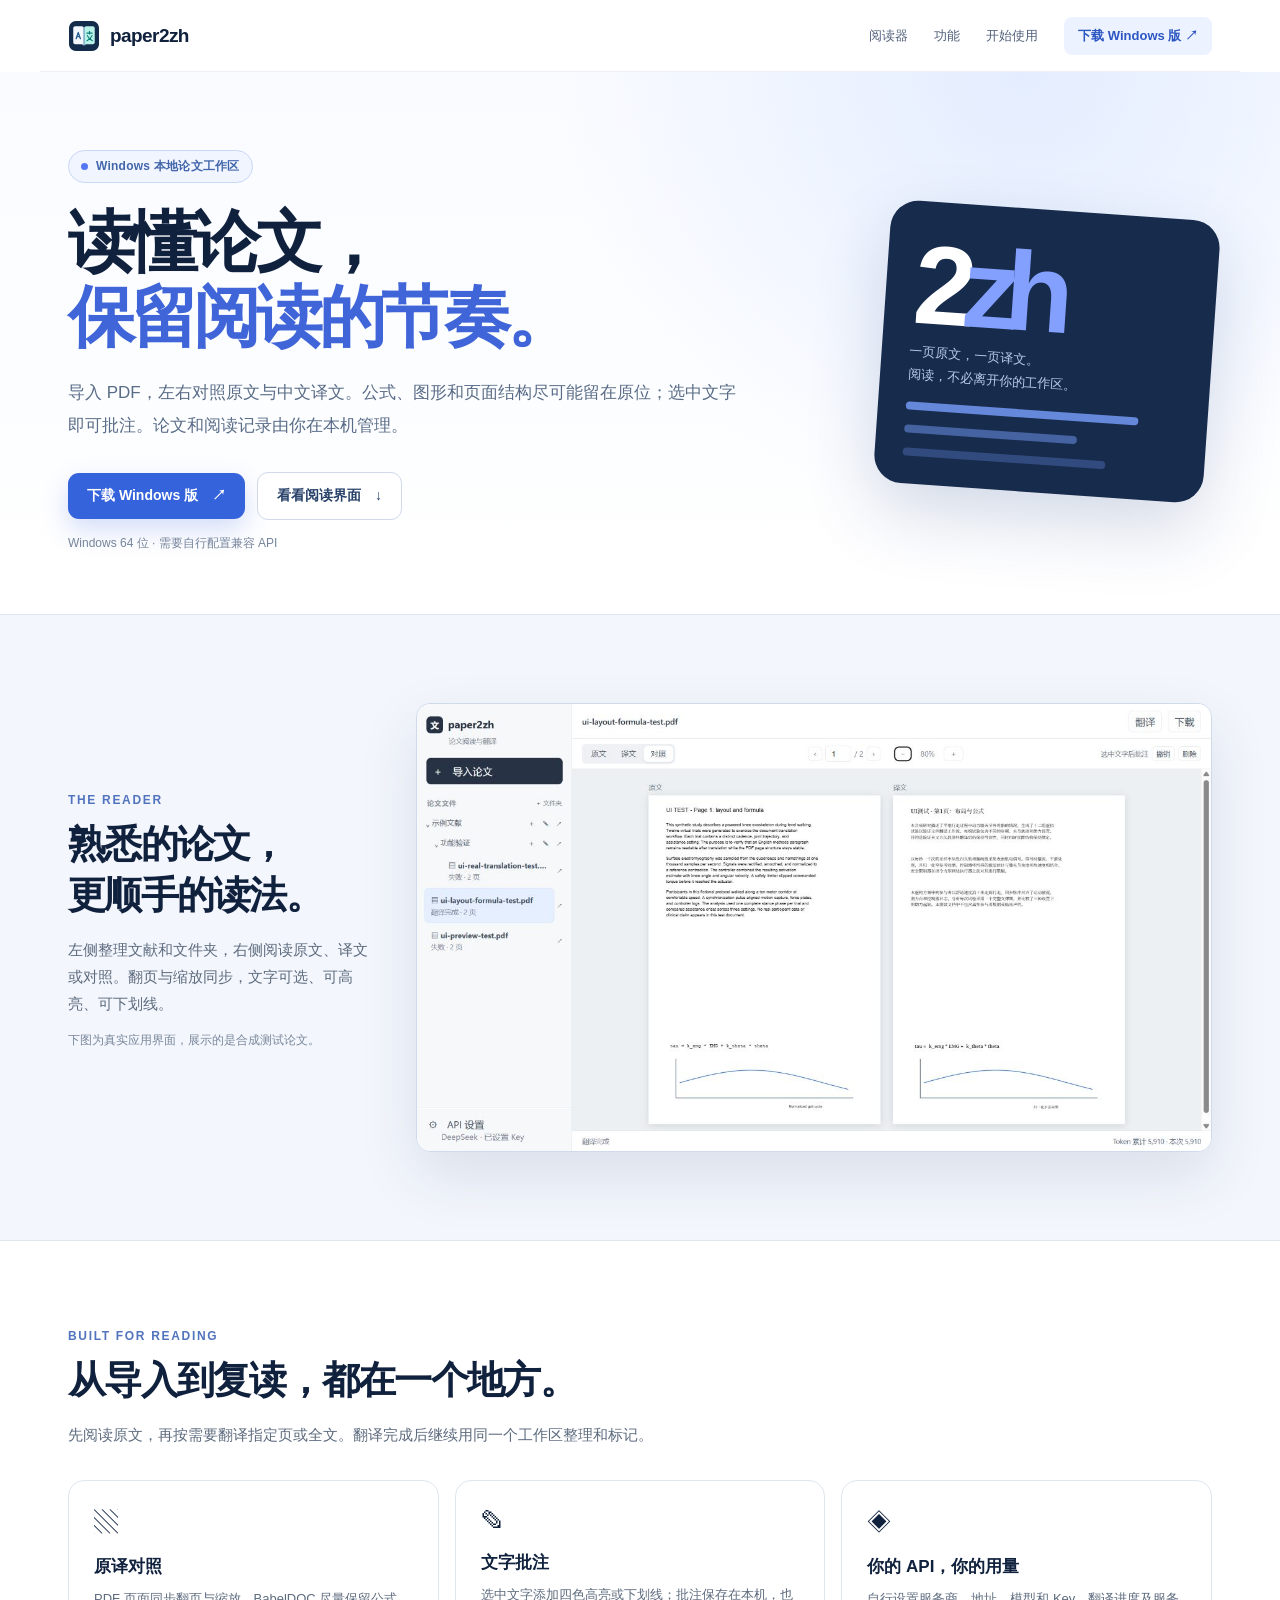
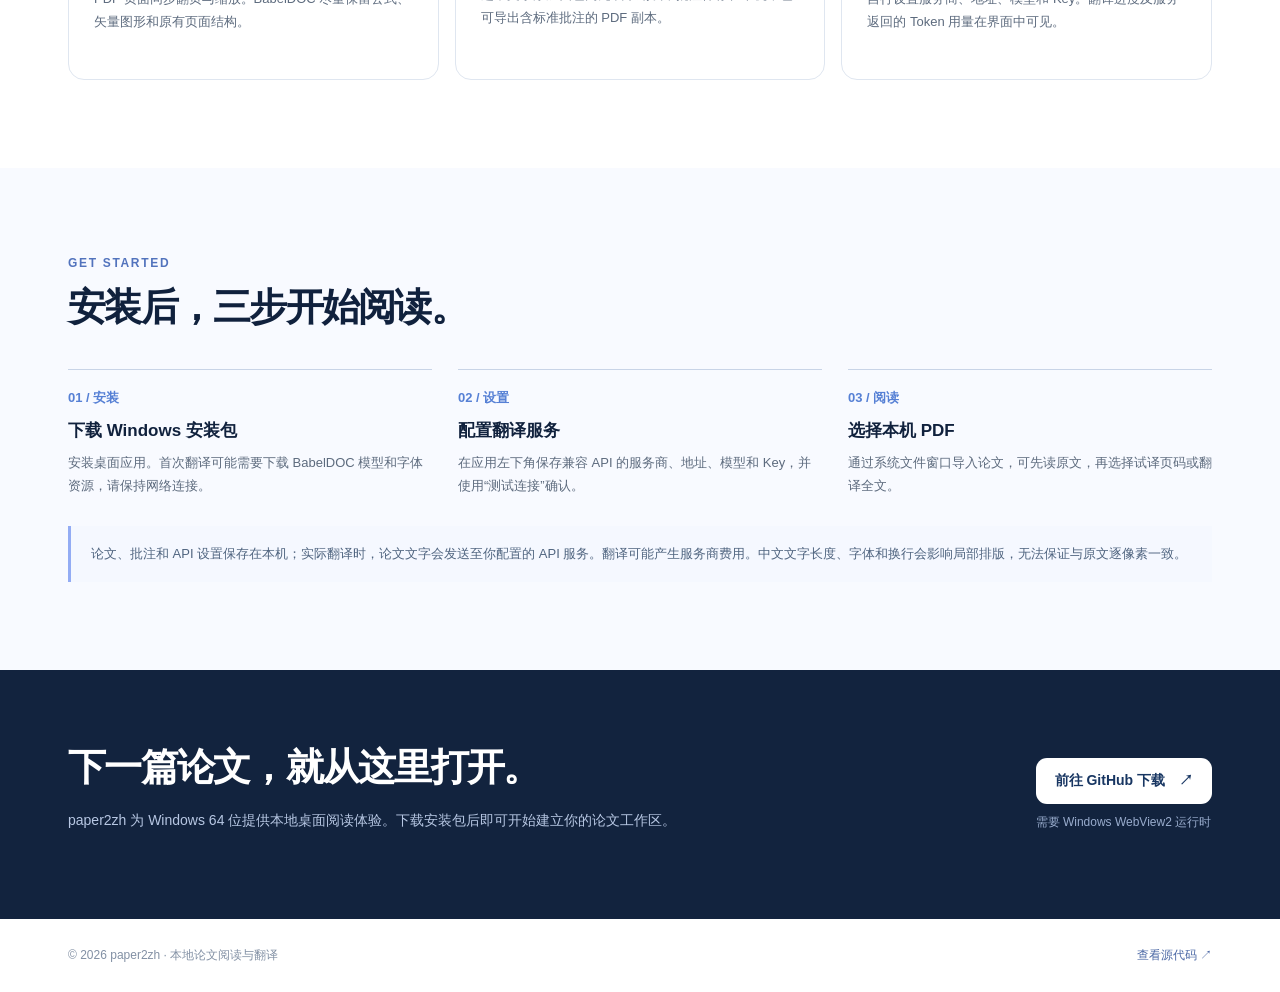
<file: docs/index.html>
<!doctype html>
<html lang="zh-CN">
<head>
  <meta charset="utf-8">
  <meta name="viewport" content="width=device-width, initial-scale=1">
  <meta name="theme-color" content="#101b2d">
  <meta name="description" content="paper2zh：Windows 本地论文阅读与翻译工作区。保留公式与图形，支持原译对照、文字批注与自选 API。">
  <link rel="icon" type="image/svg+xml" href="assets/icon.svg">
  <link rel="alternate icon" href="assets/icon.ico">
  <title>paper2zh · 让论文阅读回到阅读本身</title>
  <style>
    :root{color-scheme:light;--ink:#10213d;--muted:#5d6b7e;--blue:#4369e7;--line:#dfe6f0;--soft:#f5f8fd;font-family:Inter,"Segoe UI","Microsoft YaHei",sans-serif}
    *{box-sizing:border-box}html{scroll-behavior:smooth}body{margin:0;background:#fff;color:var(--ink)}a{text-decoration:none;color:inherit}button{font:inherit}::selection{background:#cedbff}
    .shell{max-width:1200px;margin:auto;padding:0 28px}.nav{height:72px;display:flex;align-items:center;justify-content:space-between;border-bottom:1px solid #edf0f5}.brand{display:flex;align-items:center;gap:10px;font-weight:760;font-size:19px;letter-spacing:-.03em}.logo{width:32px;height:32px;border-radius:9px;display:block}.nav-right{display:flex;gap:26px;align-items:center;font-size:13px;color:#51617a}.nav-right a:hover{color:var(--blue)}.nav-download{background:#ecf2ff;border-radius:8px;padding:10px 14px;color:#2c57c2!important;font-weight:700}
    .hero{position:relative;overflow:hidden;background:radial-gradient(circle at 80% 0,#e4edff 0,transparent 40%),linear-gradient(180deg,#f9fbff,#fff);padding:78px 0 62px}.hero-grid{display:grid;grid-template-columns:minmax(0,1fr) 330px;align-items:center;gap:60px}.eyebrow{display:inline-flex;gap:8px;align-items:center;border:1px solid #c9d7f6;background:#f1f5ff;border-radius:99px;padding:7px 12px;color:#4266aa;font-size:12px;font-weight:700;letter-spacing:.02em}.dot{width:7px;height:7px;background:#5478f4;border-radius:50%}h1{font-size:clamp(40px,5.2vw,70px);letter-spacing:-.065em;line-height:1.13;margin:22px 0 22px;max-width:760px}h1 em{font-style:normal;color:#3f65d8}.hero p{color:#596c87;line-height:1.9;font-size:17px;max-width:680px;margin:0}.cta{display:flex;gap:12px;align-items:center;margin-top:30px;flex-wrap:wrap}.button{display:inline-flex;align-items:center;justify-content:center;gap:9px;border-radius:11px;padding:14px 19px;font-size:14px;font-weight:740;transition:transform .16s,box-shadow .16s}.button:hover{transform:translateY(-2px)}.button-primary{background:#3563db;color:#fff;box-shadow:0 10px 26px #2d5ddd35}.button-secondary{border:1px solid #cfd9ea;background:#fff;color:#284269}.hero-note{font-size:12px;color:#75849a;margin-top:15px}.hero-mark{background:#172b4c;border-radius:28px;padding:28px;box-shadow:0 28px 70px #1c3d782e;color:#d5e1fa;transform:rotate(4deg)}.hero-mark .number{font-size:112px;font-weight:800;letter-spacing:-.12em;line-height:1;color:#fff}.hero-mark .number span{color:#83a0ff}.hero-mark p{font-size:13px;line-height:1.75;color:#b9cae8}.hero-mark .mini-line{height:8px;background:#6588da;border-radius:8px;margin-top:15px;width:85%}.hero-mark .mini-line:nth-child(4){width:63%;opacity:.6}.hero-mark .mini-line:nth-child(5){width:74%;opacity:.35}
    section{padding:88px 0}.section-kicker{color:#5273bd;font-size:12px;font-weight:760;letter-spacing:.14em;text-transform:uppercase}h2{font-size:clamp(28px,3vw,42px);letter-spacing:-.045em;margin:12px 0 15px}.lead{color:var(--muted);line-height:1.8;font-size:15px;max-width:680px}.preview{background:#f3f6fc;border-top:1px solid var(--line);border-bottom:1px solid var(--line)}.preview-grid{display:grid;grid-template-columns:300px minmax(0,1fr);gap:48px;align-items:center}.preview img{display:block;width:100%;border-radius:14px;border:1px solid #cfdaeb;box-shadow:0 24px 60px #1e3b671e}.caption{font-size:12px;color:#78879b;margin-top:12px}.feature-list{display:grid;grid-template-columns:repeat(3,1fr);gap:16px;margin-top:32px}.feature{padding:25px;border:1px solid var(--line);border-radius:16px;background:#fff;min-height:200px}.feature-icon{font-size:24px}.feature h3{font-size:17px;margin:17px 0 9px}.feature p{font-size:13px;line-height:1.8;color:var(--muted);margin:0}.steps{display:grid;grid-template-columns:repeat(3,1fr);gap:26px;margin-top:36px}.step{border-top:1px solid #c8d4e7;padding-top:18px}.step b{color:#5680d5;font-size:13px}.step h3{font-size:17px;margin:12px 0 9px}.step p{color:var(--muted);font-size:13px;line-height:1.8;margin:0}.fine{margin-top:29px;border-left:3px solid #93acf4;background:#f5f8ff;padding:16px 20px;color:#506580;font-size:13px;line-height:1.8}.download{background:#12233e;color:#fff;padding:72px 0}.download-inner{display:flex;align-items:center;justify-content:space-between;gap:30px}.download h2{margin-top:0}.download p{color:#b7c7e3;line-height:1.8;font-size:14px;max-width:650px}.download .button{background:#fff;color:#183662;white-space:nowrap}.download small{display:block;color:#99accd;margin-top:10px;font-size:12px}footer{padding:28px 0;color:#8290a4;font-size:12px}.footer-row{display:flex;justify-content:space-between;gap:20px}footer a{color:#4b68a5}
    @media(max-width:900px){.hero-grid,.preview-grid{grid-template-columns:1fr}.hero-mark{display:none}.preview-grid{gap:30px}.download-inner{display:block}.download .button{margin-top:20px}}@media(max-width:650px){.shell{padding:0 19px}.nav{height:62px}.nav-right a:not(.nav-download){display:none}.hero{padding:61px 0 55px}.hero p{font-size:15px}.feature-list,.steps{grid-template-columns:1fr}.feature{min-height:auto}section{padding:65px 0}.footer-row{display:block}}
  </style>
</head>
<body>
  <header class="shell nav"><a class="brand" href="#top" aria-label="paper2zh 首页"><img class="logo" src="assets/icon.svg" alt="">paper2zh</a><nav class="nav-right" aria-label="主导航"><a href="#reader">阅读器</a><a href="#features">功能</a><a href="#start">开始使用</a><a class="nav-download" href="https://github.com/liangji-seu/paper2zh/releases/latest">下载 Windows 版 ↗</a></nav></header>
  <main id="top">
    <div class="hero"><div class="shell hero-grid"><div><span class="eyebrow"><span class="dot"></span> Windows 本地论文工作区</span><h1>读懂论文，<br><em>保留阅读的节奏。</em></h1><p>导入 PDF，左右对照原文与中文译文。公式、图形和页面结构尽可能留在原位；选中文字即可批注。论文和阅读记录由你在本机管理。</p><div class="cta"><a class="button button-primary" href="https://github.com/liangji-seu/paper2zh/releases/latest">下载 Windows 版　↗</a><a class="button button-secondary" href="#reader">看看阅读界面　↓</a></div><div class="hero-note">Windows 64 位 · 需要自行配置兼容 API</div></div><div class="hero-mark" aria-hidden="true"><div class="number">2<span>zh</span></div><p>一页原文，一页译文。<br>阅读，不必离开你的工作区。</p><div class="mini-line"></div><div class="mini-line"></div><div class="mini-line"></div></div></div></div>
    <section class="preview" id="reader"><div class="shell preview-grid"><div><div class="section-kicker">THE READER</div><h2>熟悉的论文，<br>更顺手的读法。</h2><p class="lead">左侧整理文献和文件夹，右侧阅读原文、译文或对照。翻页与缩放同步，文字可选、可高亮、可下划线。</p><p class="caption">下图为真实应用界面，展示的是合成测试论文。</p></div><div><img src="assets/reader-acceptance.png" alt="paper2zh 阅读界面：左侧文献目录，右侧原文与中文译文对照" loading="lazy"></div></div></section>
    <section id="features"><div class="shell"><div class="section-kicker">BUILT FOR READING</div><h2>从导入到复读，都在一个地方。</h2><p class="lead">先阅读原文，再按需要翻译指定页或全文。翻译完成后继续用同一个工作区整理和标记。</p><div class="feature-list"><div class="feature"><div class="feature-icon">▧</div><h3>原译对照</h3><p>PDF 页面同步翻页与缩放。BabelDOC 尽量保留公式、矢量图形和原有页面结构。</p></div><div class="feature"><div class="feature-icon">✎</div><h3>文字批注</h3><p>选中文字添加四色高亮或下划线；批注保存在本机，也可导出含标准批注的 PDF 副本。</p></div><div class="feature"><div class="feature-icon">◈</div><h3>你的 API，你的用量</h3><p>自行设置服务商、地址、模型和 Key。翻译进度及服务返回的 Token 用量在界面中可见。</p></div></div></div></section>
    <section id="start" style="background:#f8faff"><div class="shell"><div class="section-kicker">GET STARTED</div><h2>安装后，三步开始阅读。</h2><div class="steps"><div class="step"><b>01 / 安装</b><h3>下载 Windows 安装包</h3><p>安装桌面应用。首次翻译可能需要下载 BabelDOC 模型和字体资源，请保持网络连接。</p></div><div class="step"><b>02 / 设置</b><h3>配置翻译服务</h3><p>在应用左下角保存兼容 API 的服务商、地址、模型和 Key，并使用“测试连接”确认。</p></div><div class="step"><b>03 / 阅读</b><h3>选择本机 PDF</h3><p>通过系统文件窗口导入论文，可先读原文，再选择试译页码或翻译全文。</p></div></div><div class="fine">论文、批注和 API 设置保存在本机；实际翻译时，论文文字会发送至你配置的 API 服务。翻译可能产生服务商费用。中文文字长度、字体和换行会影响局部排版，无法保证与原文逐像素一致。</div></div></section>
    <div class="download"><div class="shell download-inner"><div><h2>下一篇论文，就从这里打开。</h2><p>paper2zh 为 Windows 64 位提供本地桌面阅读体验。下载安装包后即可开始建立你的论文工作区。</p></div><div><a class="button" href="https://github.com/liangji-seu/paper2zh/releases/latest">前往 GitHub 下载　↗</a><small>需要 Windows WebView2 运行时</small></div></div></div>
  </main>
  <footer><div class="shell footer-row"><span>© 2026 paper2zh · 本地论文阅读与翻译</span><span><a href="https://github.com/liangji-seu/paper2zh">查看源代码 ↗</a></span></div></footer>
</body>
</html>
</file>
